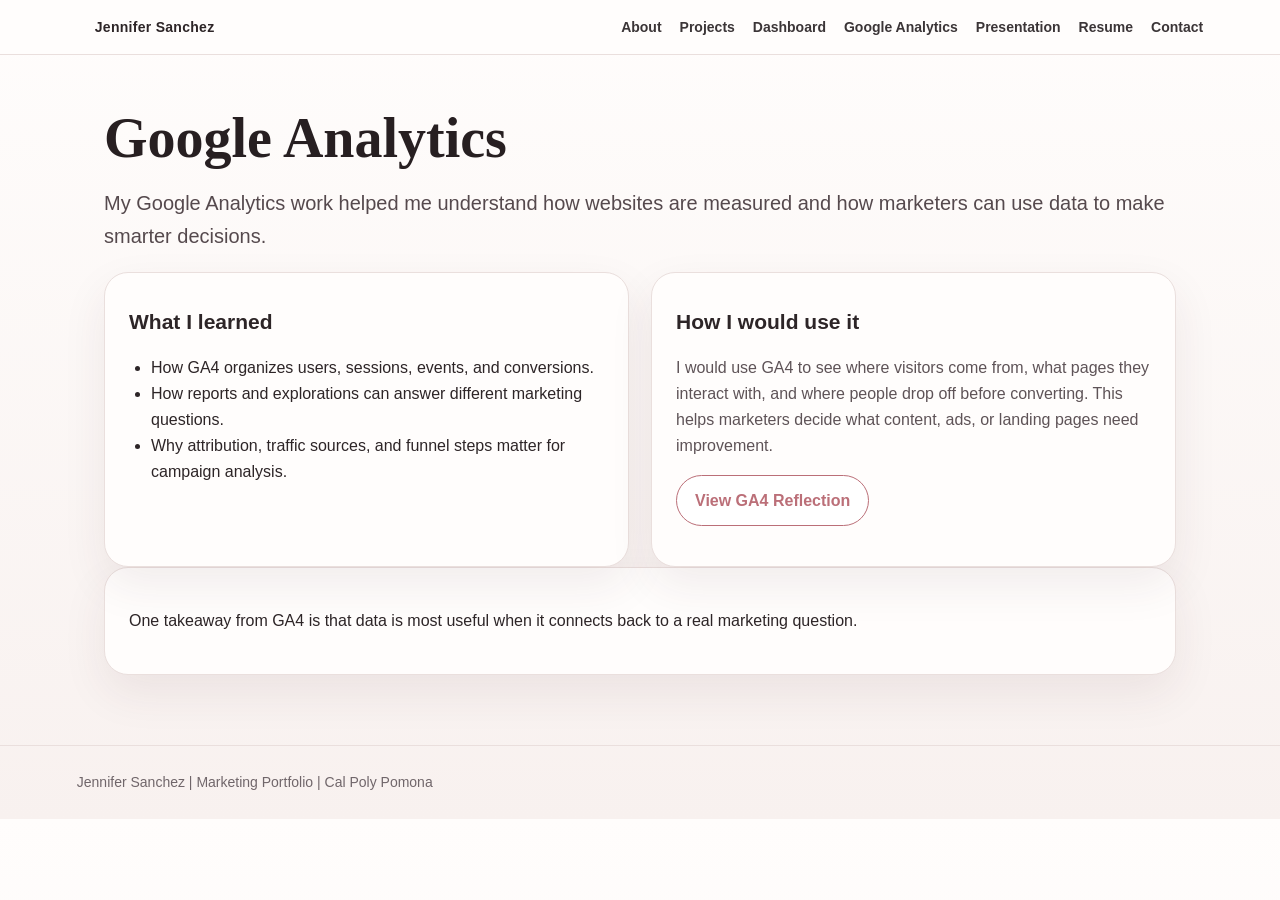
<file: google-analytics.html>
<!doctype html><html lang="en"><head><meta charset="utf-8"><meta name="viewport" content="width=device-width, initial-scale=1"><meta name="description" content="Jennifer Sanchez Marketing Portfolio"><title>Google Analytics | Jennifer Sanchez</title><link rel="stylesheet" href="styles.css"></head><body><nav class="nav"><a class="brand" href="index.html">Jennifer Sanchez</a><div><a href="about.html">About</a><a href="projects.html">Projects</a><a href="dashboard.html">Dashboard</a><a href="google-analytics.html">Google Analytics</a><a href="presentation.html">Presentation</a><a href="resume.html">Resume</a><a href="contact.html">Contact</a></div></nav><main><h1>Google Analytics</h1><p class="lede">My Google Analytics work helped me understand how websites are measured and how marketers can use data to make smarter decisions.</p><section class="two"><div class="card"><h3>What I learned</h3><ul><li>How GA4 organizes users, sessions, events, and conversions.</li><li>How reports and explorations can answer different marketing questions.</li><li>Why attribution, traffic sources, and funnel steps matter for campaign analysis.</li></ul></div><div class="card"><h3>How I would use it</h3><p>I would use GA4 to see where visitors come from, what pages they interact with, and where people drop off before converting. This helps marketers decide what content, ads, or landing pages need improvement.</p><p><a class="btn secondary" href="files/ga4_certification_reflection.html">View GA4 Reflection</a></p></div></section><div class="callout"><p>One takeaway from GA4 is that data is most useful when it connects back to a real marketing question.</p></div></main><footer class="footer">Jennifer Sanchez | Marketing Portfolio | Cal Poly Pomona</footer></body></html>
</file>
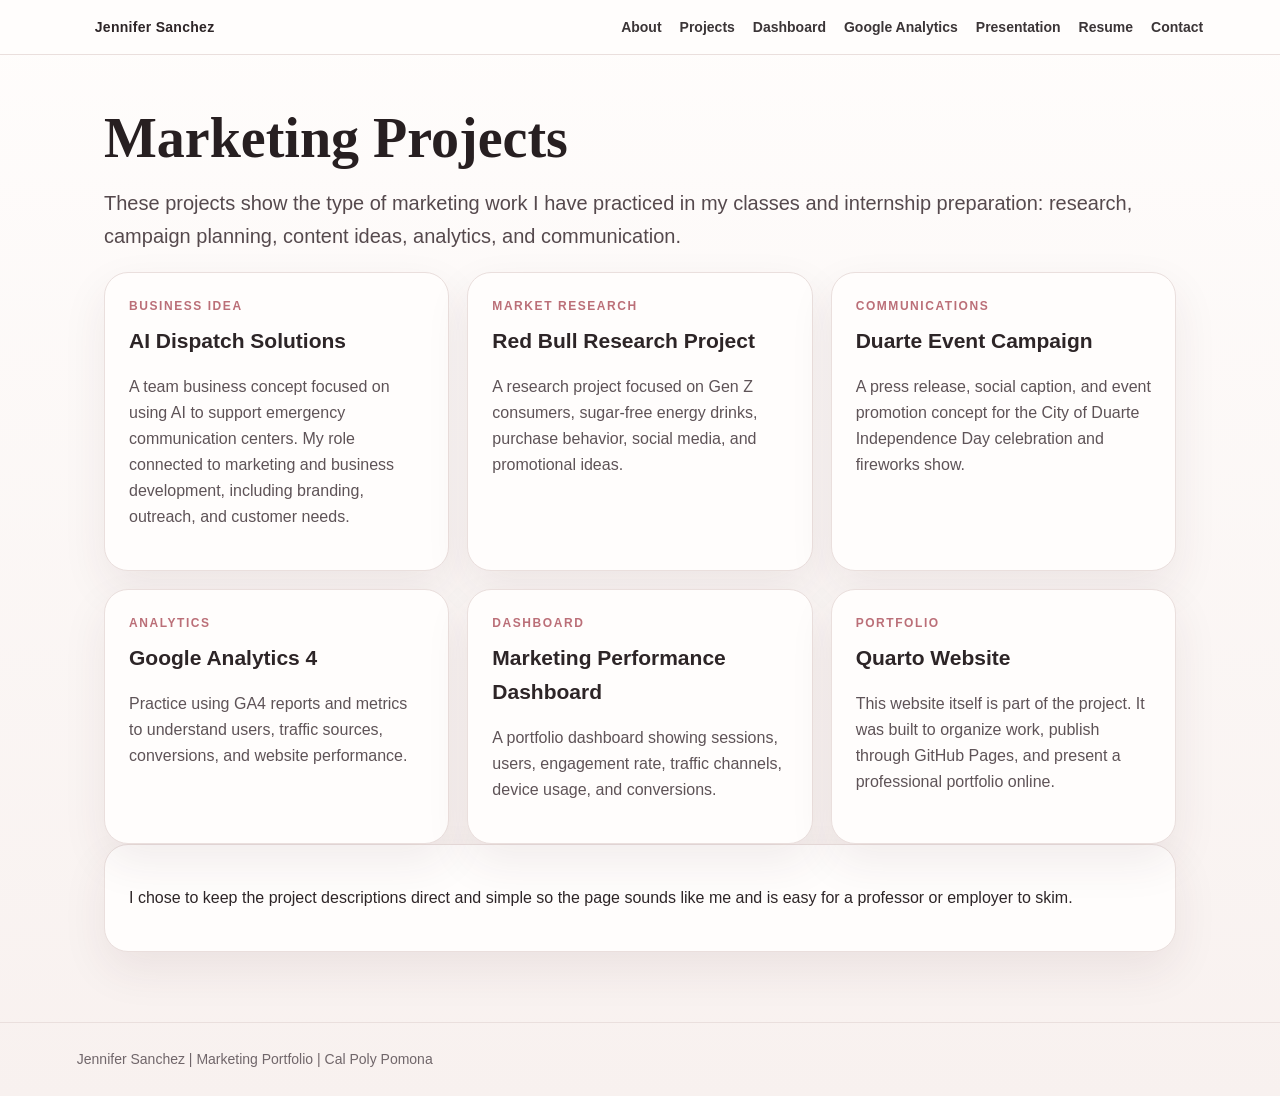
<file: projects.html>
<!doctype html><html lang="en"><head><meta charset="utf-8"><meta name="viewport" content="width=device-width, initial-scale=1"><meta name="description" content="Jennifer Sanchez Marketing Portfolio"><title>Projects | Jennifer Sanchez</title><link rel="stylesheet" href="styles.css"></head><body><nav class="nav"><a class="brand" href="index.html">Jennifer Sanchez</a><div><a href="about.html">About</a><a href="projects.html">Projects</a><a href="dashboard.html">Dashboard</a><a href="google-analytics.html">Google Analytics</a><a href="presentation.html">Presentation</a><a href="resume.html">Resume</a><a href="contact.html">Contact</a></div></nav><main><h1>Marketing Projects</h1><p class="lede">These projects show the type of marketing work I have practiced in my classes and internship preparation: research, campaign planning, content ideas, analytics, and communication.</p><section class="grid"><div class="project"><div class="tag">Business idea</div><h3>AI Dispatch Solutions</h3><p>A team business concept focused on using AI to support emergency communication centers. My role connected to marketing and business development, including branding, outreach, and customer needs.</p></div><div class="project"><div class="tag">Market research</div><h3>Red Bull Research Project</h3><p>A research project focused on Gen Z consumers, sugar-free energy drinks, purchase behavior, social media, and promotional ideas.</p></div><div class="project"><div class="tag">Communications</div><h3>Duarte Event Campaign</h3><p>A press release, social caption, and event promotion concept for the City of Duarte Independence Day celebration and fireworks show.</p></div><div class="project"><div class="tag">Analytics</div><h3>Google Analytics 4</h3><p>Practice using GA4 reports and metrics to understand users, traffic sources, conversions, and website performance.</p></div><div class="project"><div class="tag">Dashboard</div><h3>Marketing Performance Dashboard</h3><p>A portfolio dashboard showing sessions, users, engagement rate, traffic channels, device usage, and conversions.</p></div><div class="project"><div class="tag">Portfolio</div><h3>Quarto Website</h3><p>This website itself is part of the project. It was built to organize work, publish through GitHub Pages, and present a professional portfolio online.</p></div></section><div class="callout"><p>I chose to keep the project descriptions direct and simple so the page sounds like me and is easy for a professor or employer to skim.</p></div></main><footer class="footer">Jennifer Sanchez | Marketing Portfolio | Cal Poly Pomona</footer></body></html>
</file>
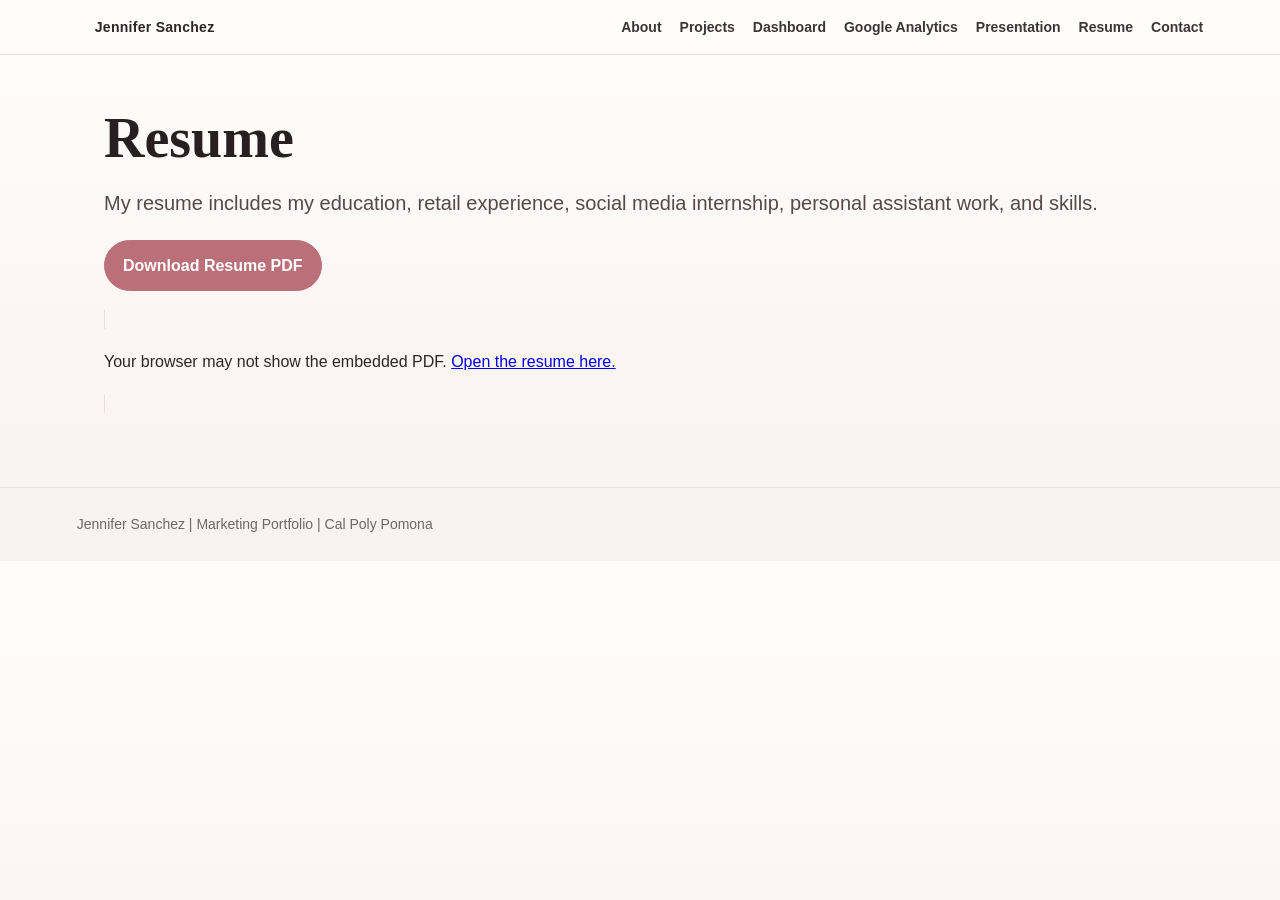
<file: resume.html>
<!doctype html><html lang="en"><head><meta charset="utf-8"><meta name="viewport" content="width=device-width, initial-scale=1"><meta name="description" content="Jennifer Sanchez Marketing Portfolio"><title>Resume | Jennifer Sanchez</title><link rel="stylesheet" href="styles.css"></head><body><nav class="nav"><a class="brand" href="index.html">Jennifer Sanchez</a><div><a href="about.html">About</a><a href="projects.html">Projects</a><a href="dashboard.html">Dashboard</a><a href="google-analytics.html">Google Analytics</a><a href="presentation.html">Presentation</a><a href="resume.html">Resume</a><a href="contact.html">Contact</a></div></nav><main><h1>Resume</h1><p class="lede">My resume includes my education, retail experience, social media internship, personal assistant work, and skills.</p><p><a class="btn primary" href="files/Jennifer_Sanchez_Resume.pdf">Download Resume PDF</a></p><object class="resume-box" data="files/Jennifer_Sanchez_Resume.pdf" type="application/pdf"><p>Your browser may not show the embedded PDF. <a href="files/Jennifer_Sanchez_Resume.pdf">Open the resume here.</a></p></object></main><footer class="footer">Jennifer Sanchez | Marketing Portfolio | Cal Poly Pomona</footer></body></html>
</file>
<file: styles.css>
:root{--ink:#2d2527;--soft:#f8f1ef;--rose:#bb6f78;--rose2:#f2d7d5;--charcoal:#3b3537;--muted:#70666a;--card:#fffdfc;--line:#eadfdd;--accent:#7f4f57;}
*{box-sizing:border-box} body{margin:0;font-family:Inter,Arial,sans-serif;background:linear-gradient(180deg,#fffdfc 0,#f8f1ef 100%);color:var(--ink);line-height:1.62}.nav{position:sticky;top:0;z-index:10;background:rgba(255,253,252,.94);backdrop-filter:blur(10px);border-bottom:1px solid var(--line);padding:14px 6%;display:flex;align-items:center;justify-content:space-between;gap:24px}.brand{font-weight:800;letter-spacing:.02em;color:var(--ink)!important}.nav a{color:var(--charcoal);text-decoration:none;margin-left:18px;font-weight:650;font-size:14px}.nav a:hover{color:var(--rose)}main{max-width:1120px;margin:auto;padding:44px 24px 70px}.hero{display:grid;grid-template-columns:1.15fr .85fr;gap:42px;align-items:center}.kicker{text-transform:uppercase;letter-spacing:.15em;color:var(--rose);font-weight:800;font-size:13px}h1{font-family:Georgia,serif;font-size:56px;line-height:1.04;margin:10px 0 18px;color:#271f21}h2{font-family:Georgia,serif;font-size:36px;margin:48px 0 18px}h3{font-size:21px;margin:8px 0 8px}.lede{font-size:20px;color:#55494d}.photo-card,.card,.project,.callout{background:var(--card);border:1px solid var(--line);border-radius:24px;box-shadow:0 18px 45px rgba(75,44,48,.08)}.photo-card{padding:18px}.photo-card img{width:100%;border-radius:18px;display:block}.caption{font-size:13px;color:var(--muted);margin:12px 5px 2px}.btns{display:flex;gap:12px;flex-wrap:wrap;margin-top:22px}.btn{padding:12px 18px;border-radius:999px;text-decoration:none;font-weight:800;border:1px solid var(--rose);display:inline-block}.primary{background:var(--rose);color:white}.secondary{color:var(--rose);background:white}.badges{margin:16px 0}.badge{display:inline-block;background:#fff;border:1px solid var(--rose2);border-radius:999px;padding:7px 11px;margin:5px 5px 0 0;color:var(--accent);font-weight:700;font-size:13px}.grid{display:grid;grid-template-columns:repeat(3,1fr);gap:18px}.two{display:grid;grid-template-columns:1fr 1fr;gap:22px}.card,.project,.callout{padding:24px}.project p,.card p{color:#5e5357}.project .tag{font-size:12px;text-transform:uppercase;letter-spacing:.13em;color:var(--rose);font-weight:800}.dashboard-img{width:100%;border:1px solid var(--line);border-radius:24px;box-shadow:0 18px 45px rgba(75,44,48,.08);background:white}.resume-box{height:620px;width:100%;border:1px solid var(--line);border-radius:18px;background:white}.footer{border-top:1px solid var(--line);padding:25px 6%;color:var(--muted);font-size:14px}.quote{font-family:Georgia,serif;font-size:26px;color:var(--accent)}ul{padding-left:22px}.mini{font-size:14px;color:var(--muted)}.contact-list a{color:var(--accent);font-weight:800}.slide{min-height:520px;display:flex;flex-direction:column;justify-content:center;padding:60px;border-radius:28px;background:white;border:1px solid var(--line);box-shadow:0 18px 45px rgba(75,44,48,.08);margin:28px 0}.slide h2{margin-top:0}.slide-title{font-size:48px}.slide-grid{display:grid;grid-template-columns:1fr 1fr;gap:24px;align-items:center}.slide img{max-width:100%;border-radius:18px}@media(max-width:820px){.hero,.two,.slide-grid{grid-template-columns:1fr}.grid{grid-template-columns:1fr}.nav{display:block}.nav div{margin-top:10px}.nav a{display:inline-block;margin:6px 12px 0 0}h1{font-size:42px}.resume-box{height:500px}}
</file>
